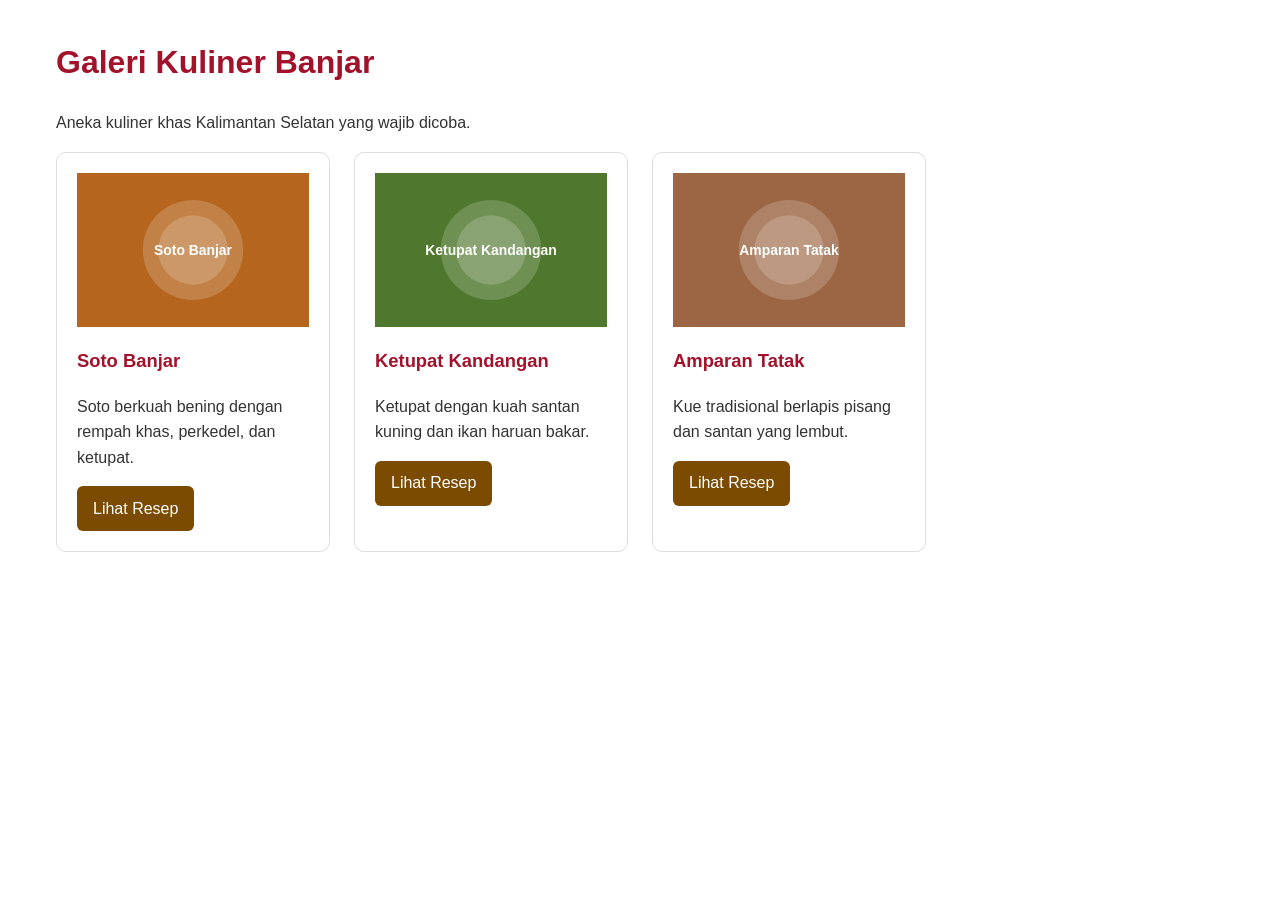
<file: bedah-kode-ai/modul-2-galeri.html>
<!DOCTYPE html>
<html lang="id">
<head>
  <meta charset="UTF-8">
  <meta name="viewport" content="width=device-width, initial-scale=1.0">
  <title>Galeri Kuliner Banjar</title>
  <link rel="stylesheet" href="modul-2-galeri.css">
</head>
<body>
  <main class="container">
    <h1 id="judul-utama">Galeri Kuliner Banjar</h1>
    <p>Aneka kuliner khas Kalimantan Selatan yang wajib dicoba.</p>

    <div class="galeri">
      <article class="kartu">
        <img src="img/soto-banjar.svg" alt="Semangkuk soto banjar">
        <h3>Soto Banjar</h3>
        <p>Soto berkuah bening dengan rempah khas, perkedel, dan ketupat.</p>
        <a href="#" class="tombol">Lihat Resep</a>
      </article>

      <article class="kartu">
        <img src="img/ketupat-kandangan.svg" alt="Ketupat kandangan dengan kuah santan">
        <h3>Ketupat Kandangan</h3>
        <p>Ketupat dengan kuah santan kuning dan ikan haruan bakar.</p>
        <a href="#" class="tombol">Lihat Resep</a>
      </article>

      <article class="kartu">
        <img src="img/amparan-tatak.svg" alt="Potongan kue amparan tatak">
        <h3>Amparan Tatak</h3>
        <p>Kue tradisional berlapis pisang dan santan yang lembut.</p>
        <a href="#" class="tombol">Lihat Resep</a>
      </article>
    </div>
  </main>
</body>
</html>
</file>
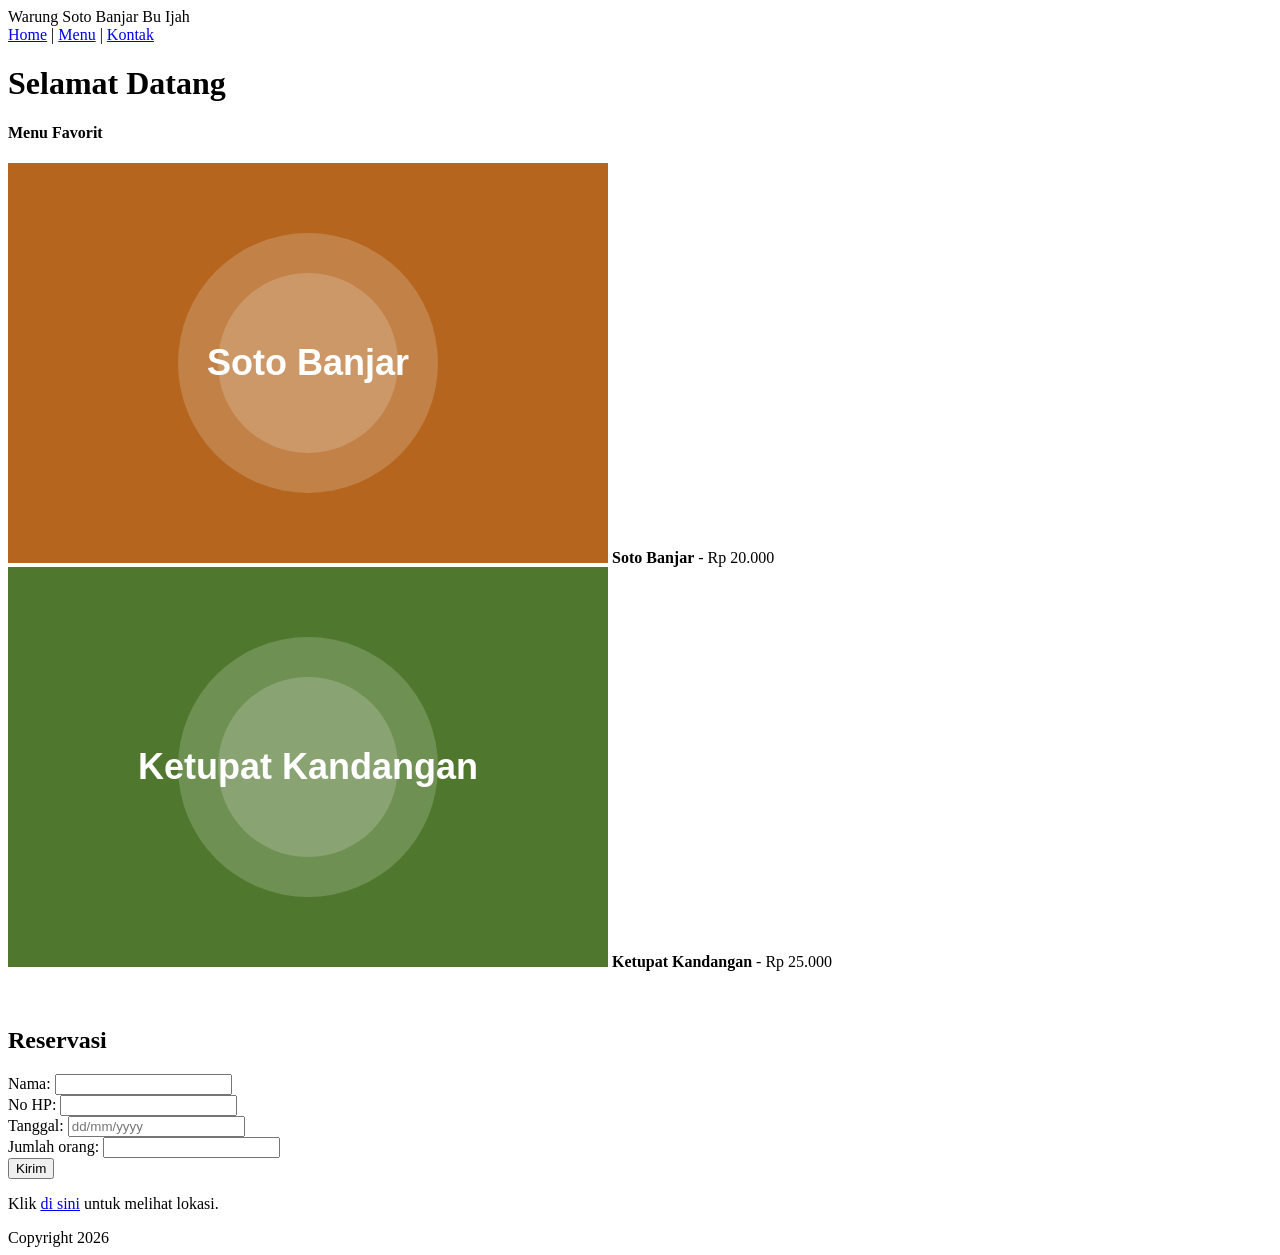
<file: bahan-mahasiswa/bahan-mahasiswa/bedah-kode-ai/modul-1-warung-soto.html>
<html>
<head>
<title>Warung Soto</title>
</head>
<body>
<div class="header">
  <div class="judul">Warung Soto Banjar Bu Ijah</div>
  <div class="menu">
    <a href="#">Home</a> | <a href="#">Menu</a> | <a href="#">Kontak</a>
  </div>
</div>
<div class="konten">
  <h1>Selamat Datang</h1>
  <h4>Menu Favorit</h4>
  <img src="img/soto-banjar.svg">
  <b>Soto Banjar</b> - Rp 20.000<br>
  <img src="img/ketupat-kandangan.svg">
  <b>Ketupat Kandangan</b> - Rp 25.000<br>
  <br><br>
  <h2>Reservasi</h2>
  <form>
    Nama: <input type="text"><br>
    No HP: <input type="text"><br>
    Tanggal: <input type="text" placeholder="dd/mm/yyyy"><br>
    Jumlah orang: <input type="text"><br>
    <input type="submit" value="Kirim">
  </form>
  <p>Klik <a href="https://maps.google.com">di sini</a> untuk melihat lokasi.</p>
</div>
<div class="footer">Copyright 2026</div>
</body>
</html>
</file>
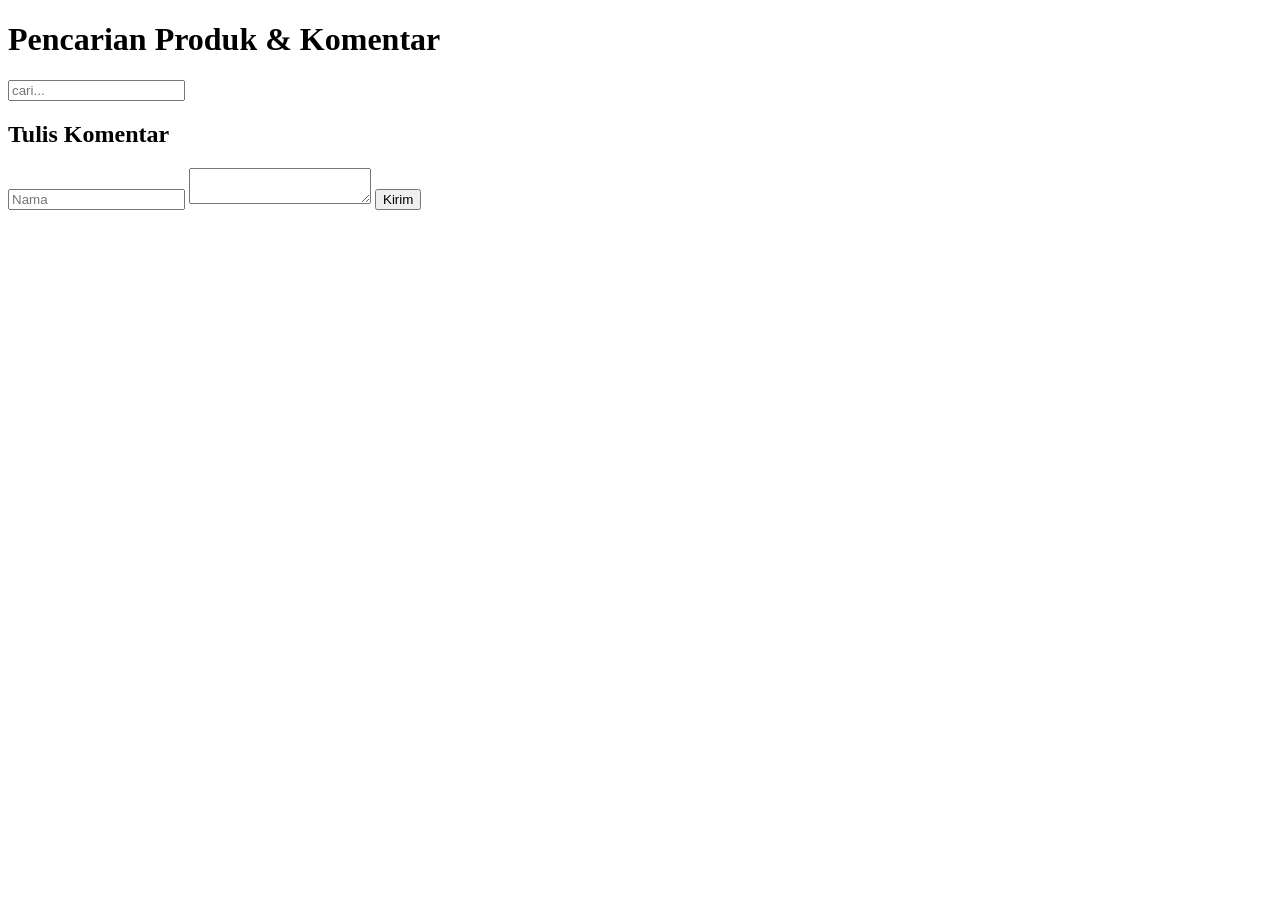
<file: bahan-mahasiswa/bahan-mahasiswa/bedah-kode-ai/modul-3-komentar.html>
<!DOCTYPE html>
<html lang="id">
<head>
  <meta charset="UTF-8">
  <meta name="viewport" content="width=device-width, initial-scale=1.0">
  <title>Bedah Kode AI - Modul 3</title>
</head>
<body>
  <h1>Pencarian Produk &amp; Komentar</h1>

  <input id="cari" placeholder="cari...">
  <div id="hasil"></div>

  <h2>Tulis Komentar</h2>
  <input id="nama" placeholder="Nama">
  <textarea id="komentar"></textarea>
  <button onclick="kirim()">Kirim</button>
  <div id="daftar-komentar"></div>

  <script>
    var produk = ["Kain Gigi Haruan", "Selendang Iris Pudak", "Kemeja Bayam Raja"];

    document.getElementById("cari").onkeyup = function () {
      var kata = document.getElementById("cari").value;
      var hasil = "";
      for (var i = 0; i <= produk.length; i++) {
        if (produk[i].indexOf(kata) != -1) {
          hasil += "<p>" + produk[i] + "</p>";
        }
      }
      document.getElementById("hasil").innerHTML = hasil;
    };

    function kirim() {
      var nama = document.getElementById("nama").value;
      var komentar = document.getElementById("komentar").value;
      if (nama == "" || komentar == "") {
        alert("isi dulu!");
      }
      document.getElementById("daftar-komentar").innerHTML +=
        "<p><b>" + nama + "</b>: " + komentar + "</p>";
    }
  </script>
</body>
</html>
</file>
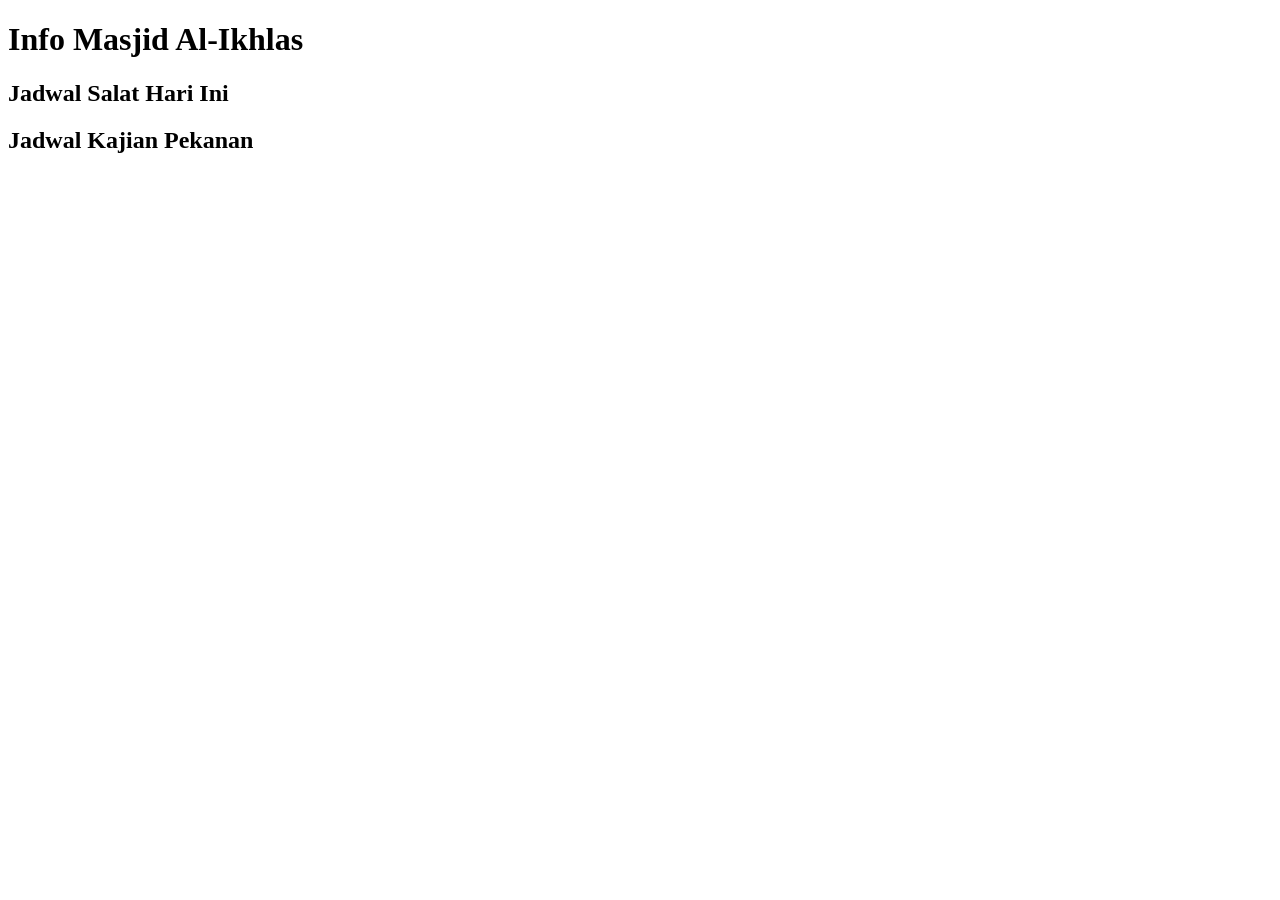
<file: bahan-mahasiswa/bahan-mahasiswa/bedah-kode-ai/modul-4-masjid.html>
<!DOCTYPE html>
<html lang="id">
<head>
  <meta charset="UTF-8">
  <meta name="viewport" content="width=device-width, initial-scale=1.0">
  <title>Bedah Kode AI - Modul 4</title>
  <script src="modul-4-masjid.js" defer></script>
</head>
<body>
  <h1>Info Masjid Al-Ikhlas</h1>

  <h2>Jadwal Salat Hari Ini</h2>
  <div id="jadwal"></div>

  <h2>Jadwal Kajian Pekanan</h2>
  <ul id="daftar-kajian"></ul>
</body>
</html>
</file>
<file: bedah-kode-ai/modul-2-galeri.css>
/* Versi perbaikan — Bedah Kode AI Modul 2 */
:root {
 --warna-judul: #a3122b;
 /* merah gelap, kontras ±7,8:1 dengan putih */
 --warna-teks: #333333;
 /* kontras ±12,6:1 */
 --warna-tombol: #7a4b00;
 /* cokelat gelap; teks putih kontras ±7,4:1 */
 --warna-fokus: #1d4ed8;
 /* biru tua, kontras ±6,7:1 dengan putih */
}

*,
*::before,
*::after {
 box-sizing: border-box;
 /* lebar sudah termasuk padding & border */
}

body {
 margin: 0;
 font-family: Arial, Helvetica, sans-serif;
 /* selalu beri cadangan */
 font-size: 1rem;
 /* 16px, mudah dibaca */
 line-height: 1.6;
 color: var(--warna-teks);
}

.container {
 width: 100%;
 max-width: 1200px;
 /* tidak lebih lebar dari 1200px, tapi bisa menyusut */
 margin: 0 auto;
 padding: 1rem;
}

#judul-utama,
.kartu h3 {
 color: var(--warna-judul);
 /* tanpa !important */
}

.galeri {
 display: grid;
 grid-template-columns: repeat(auto-fill, minmax(260px, 1fr));
 gap: 1.5rem;
}

.kartu {
 padding: 1.25rem;
 border: 1px solid #dddddd;
 border-radius: 10px;
}

.kartu img {
 display: block;
 width: 100%;
 /* mengikuti lebar kartu */
 height: auto;
 aspect-ratio: 3 / 2;
 object-fit: cover;
 /* tidak gepeng */
}

.kartu h3 {
 font-size: 1.15rem;
}

.tombol {
 display: inline-block;
 padding: 0.6rem 1rem;
 border-radius: 6px;
 background-color: var(--warna-tombol);
 color: #ffffff;
 text-decoration: none;
}

/* Fokus keyboard tetap terlihat */
a:focus-visible {
 outline: 3px solid var(--warna-fokus);
 outline-offset: 2px;
}
</file>
